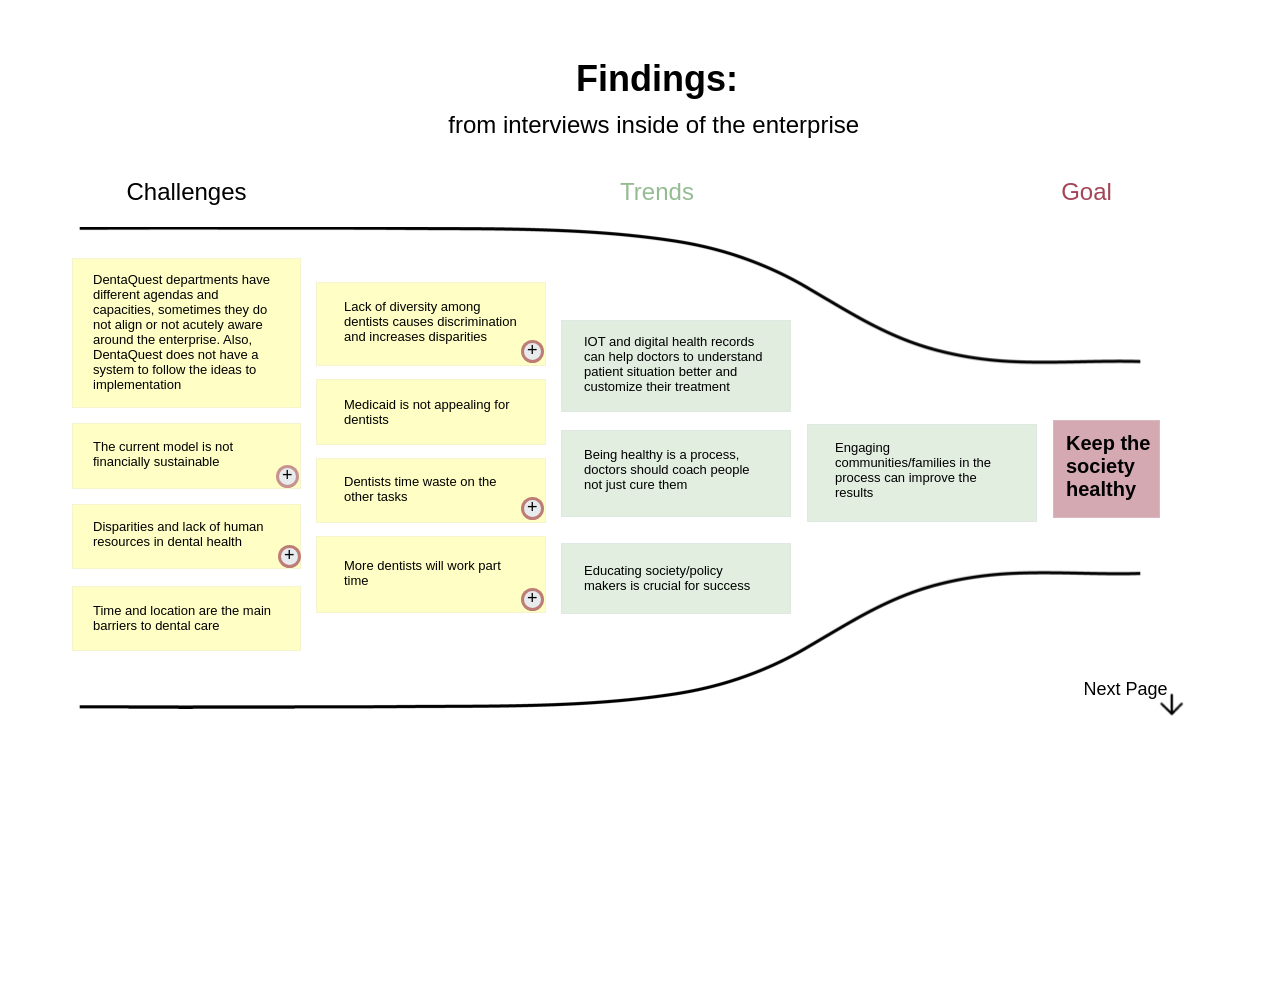
<file: index.html>
<!DOCTYPE html>
<html>
  <head>
	<meta http-equiv="Content-Type" content="text/html; charset=utf-8" />
	<meta http-equiv="X-UA-Compatible" content="chrome=1,IE=edge" />
	<title>index</title>
	<style>
		html {
			height:100%;
		}
		body {
			background-color:#FFFFFF;
			margin:0;
			height:100%;
		}
	</style>
	<!-- copy these lines to your document head: -->

	<meta name="viewport" content="user-scalable=yes, width=1200" />

	<!-- end copy -->
  </head>
  <body>
	<!-- copy these lines to your document: -->

	<div id="index_hype_container" style="margin:auto;position:relative;width:1200px;height:1000px;overflow:hidden;">
		<script type="text/javascript" charset="utf-8" src="index.hyperesources/index_hype_generated_script.js?59686"></script>
	</div>

	<!-- end copy -->
	


	<!-- text content for search engines: -->

	<div style="display:none" aria-hidden=true>

		<div>+</div>
		<div>Time and location are the main barriers to dental care</div>
		<div>Goal</div>
		<div>
</div>
		<div>Disparities and lack of human resources in dental health

</div>
		<div>Keep the
society healthy 
</div>
		<div>DentaQuest departments have different agendas and capacities, sometimes they do not align or not acutely aware around the enterprise. Also, DentaQuest does not have a system to follow the ideas to implementation</div>
		<div></div>
		<div>We do not have enough dentist for the population, 49M Americans live in the areas with the shortage of dentists. So they can not use their Medicare/Medicaid/insurance.
</div>
		<div>Educating society/policy makers is crucial for success

</div>
		<div>Being healthy is a process, doctors should coach people not just cure them</div>
		<div>More dentists will work part time
EndFragment</div>
		<div>Dentists time waste on the other tasks </div>
		<div>IOT and digital health records can help doctors to understand patient situation better and customize their treatment
</div>
		<div>Lack of diversity among dentists causes discrimination and increases disparities

</div>
		<div>Medicaid is not appealing for dentists</div>
		<div>They have to do some tasks that they do not have not trained for, like accounting, marketing, etc. Also, some of the tasks can be done by hygienists or special person who trained for some of the services. In this way, they have more time to do what the have to do and trained for it. 
</div>
		<div>Engaging communities/families in the process can improve the results 
</div>
		<div>The current model is not financially sustainable</div>
		<div>Challenges</div>
		<div>Trends</div>
		<div>Findings:
from interviews inside of the enterprise </div>
		<div>Next Page</div>
		<div>Women dentists have more distractions than their men colleagues especially if they have family and children. It forces them to work part time. 
</div>
		<div>Dentists community is not as diverse as the US population. Language and cultural barriers increase disparities and can cause discrimination. This is evident among LGBT community. The hypothesis is; dentists from these communities understand/communicate with them better, and there is a higher chance that they go back to their hometown after graduation. 
</div>
		<div>The financial resources are tight, costs and population are growing, and the system is already failed to provide dental health for lots of people. 

On the other hand, new disruptive business plans can put Dentaquest out of business.
</div>
		<div>Insights
</div>
		<div>Insight 2:
Patients access to dentist limits due to time/location. Although in most cases a hygienist is enough or the doctor does not need available physically.

</div>
		<div>Insight 1:

By reducing distractions and manage the workflow of the dentist in work/office/life we can increase their performance and the quality of their service. </div>
		<div>Insight 6:
Communities/families have a significant impact on the society's health and make the impact sustainable. 

</div>
		<div>Insight 5:
Increasing the diversity of the dentists can reduce disparities and discrimination. 

</div>
		<div>Upper Page</div>
		<div>Insight 4:

Medicaid covers lots of people ( especially kids ), but the majority of dentists do not accept it. By creating fast/low cost services, we can improve the health and business. 

</div>
		<div>Insights:

</div>
		<div>Insight 7:
DentaQuest needs a system to collect ideas and assign them to a team. Also, the whole enterprise should engage in the process and the results. 

</div>
		<div>Insight 3:
Patients lifestyle is trackable, and their medical records are digital, so doctors can make better decisions and we can offer customized plans. 

</div>
		<div>DentaQuest Value Map:

</div>

	</div>

	<!-- end text content: -->

  </body>
</html>
</file>
